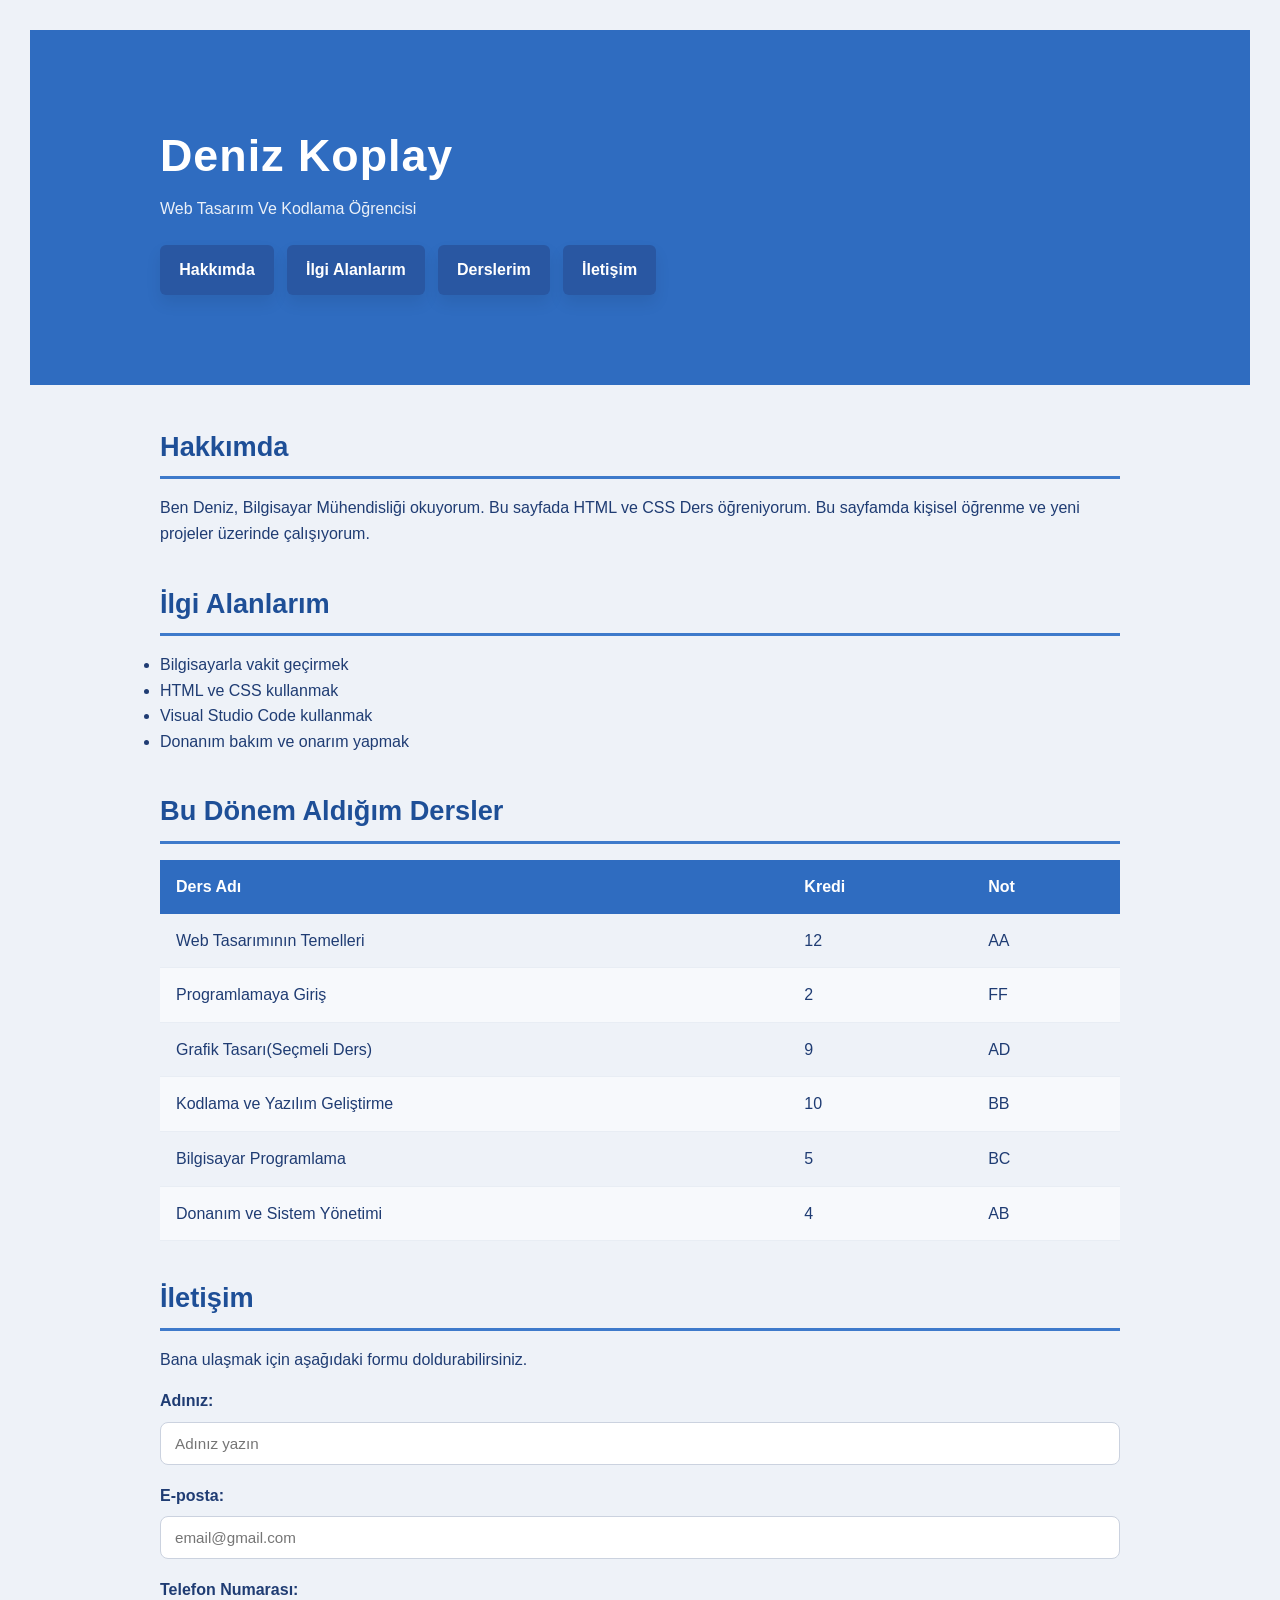
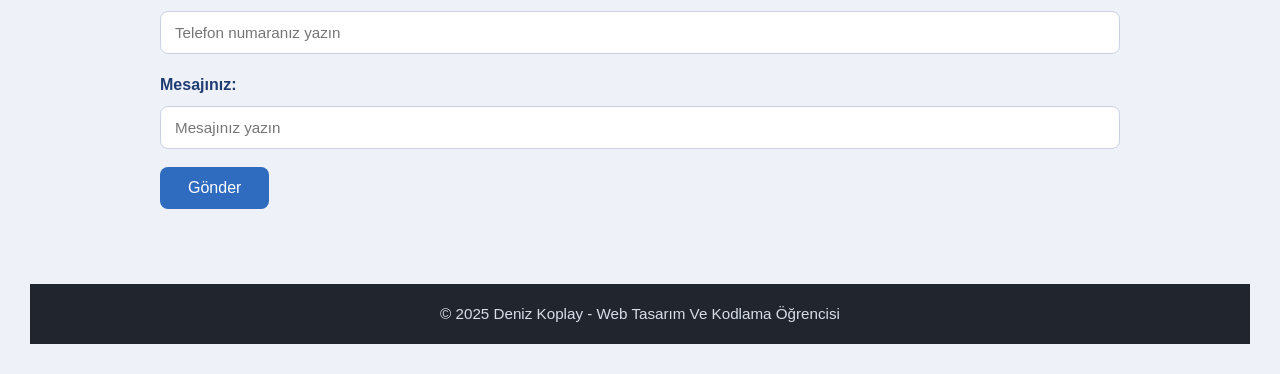
<file: index.html>
<!DOCTYPE html>
<html lang="tr">
<head>
    <meta charset="UTF-8">
    <meta name="viewport" content="width=device-width, initial-scale=1.0">
    <title>Deniz Koplay -11.08.2026 </title>
    <link rel="stylesheet" href="style.css">
</head>
<body>
    <header>

    <div class="container">
            <div class="header-content">
                <h1>Deniz Koplay</h1>
                <p class="subtitle">Web Tasarım Ve Kodlama Öğrencisi</p>
                <nav class="menu">
                    <a href="#hakkimda" class="nav-link">Hakkımda</a>
                    <a href="#İlgialanlarım" class="nav-link">İlgi Alanlarım</a>
                    <a href="#derslerim" class="nav-link">Derslerim</a>
                    <a href="#iletisim" class="nav-link">İletişim</a>
                </nav></div></div>
            </header>
    <main class="container">
        <section id="hakkimda" class="section">
            <h2>Hakkımda</h2>
            <div class="content-box">
                <p> Ben Deniz, Bilgisayar Mühendisliği okuyorum. Bu sayfada HTML ve CSS Ders öğreniyorum. Bu sayfamda kişisel öğrenme ve yeni projeler üzerinde çalışıyorum.</p>
            </div>
        </section>
        <section id="İlgialanlarım" class="section"><h2>İlgi Alanlarım</h2>
            <div class="skills-list">
                <ul><li>Bilgisayarla vakit geçirmek</li>
                    <li>HTML ve CSS kullanmak</li>
                    <li>Visual Studio Code kullanmak</li>
                    <li>Donanım bakım ve onarım yapmak</li>
                </ul></div>
        </section>
        <section id="derslerim" class="section">
            <h2>Bu Dönem Aldığım Dersler</h2>
            <div class="table-container">
                <table class="courses-table">
                    <thead>
                        <tr>
                            <th>Ders Adı</th>
                            <th>Kredi</th>
                            <th>Not</th>
                        </tr> </thead> <tbody>   <tr>
                            <td>Web Tasarımının Temelleri</td>
                            <td>12</td>
                            <td>AA</td>
                        </tr>    <tr>
                            <td>Programlamaya Giriş</td>
                            <td>2</td>
                            <td>FF</td>
                        </tr> <tr>
                            <td>Grafik Tasarı(Seçmeli Ders)</td>
                            <td>9</td>
                            <td>AD</td>
                        </tr>
                        <tr>
                            <td>Kodlama ve Yazılım Geliştirme</td>
                            <td>10</td>
                            <td>BB</td>
                        </tr>
                        <tr>
                            <td>Bilgisayar Programlama</td>
                            <td>5</td>
                            <td>BC</td>
                        </tr>
                        <tr>
                            <td>Donanım ve Sistem Yönetimi</td>
                            <td>4</td>
                            <td>AB</td>
                        </tr>
                    </tbody>  </table>   </div>
        </section> <section id="iletisim" class="section">
            <h2>İletişim</h2>
            <div class="contact-box">
                <p>Bana ulaşmak için aşağıdaki formu doldurabilirsiniz.</p>
                <form class="contact-form">
                    <div class="form-group">
                        <label for="name">Adınız:</label>
                        <input type="text" id="name" name="name" placeholder="Adınız yazın">
                    </div>
                    <div class="form-group">
                        <label for="email">E-posta:</label>
                        <input type="email" id="email" name="email" placeholder="email@gmail.com">
                    </div> 
                    <div class="form-group">
                        <label for="Telno">Telefon Numarası:</label>
                        <input type="text" id="Telno" name="Telno" placeholder="Telefon numaranız yazın">
                    </div>
                    <div class="form-group">
                        <label for="message">Mesajınız:</label>
                        <input id="message" name="message" placeholder="Mesajınız yazın">
                    </div>
                    <button type="submit" class="submit-btn">Gönder</button>
                </form>
            </div>
        </section>
    </main><footer>
        <p>&copy; 2025 Deniz Koplay - Web Tasarım Ve Kodlama Öğrencisi</p>
    </footer>
</body>
</html>
</file>
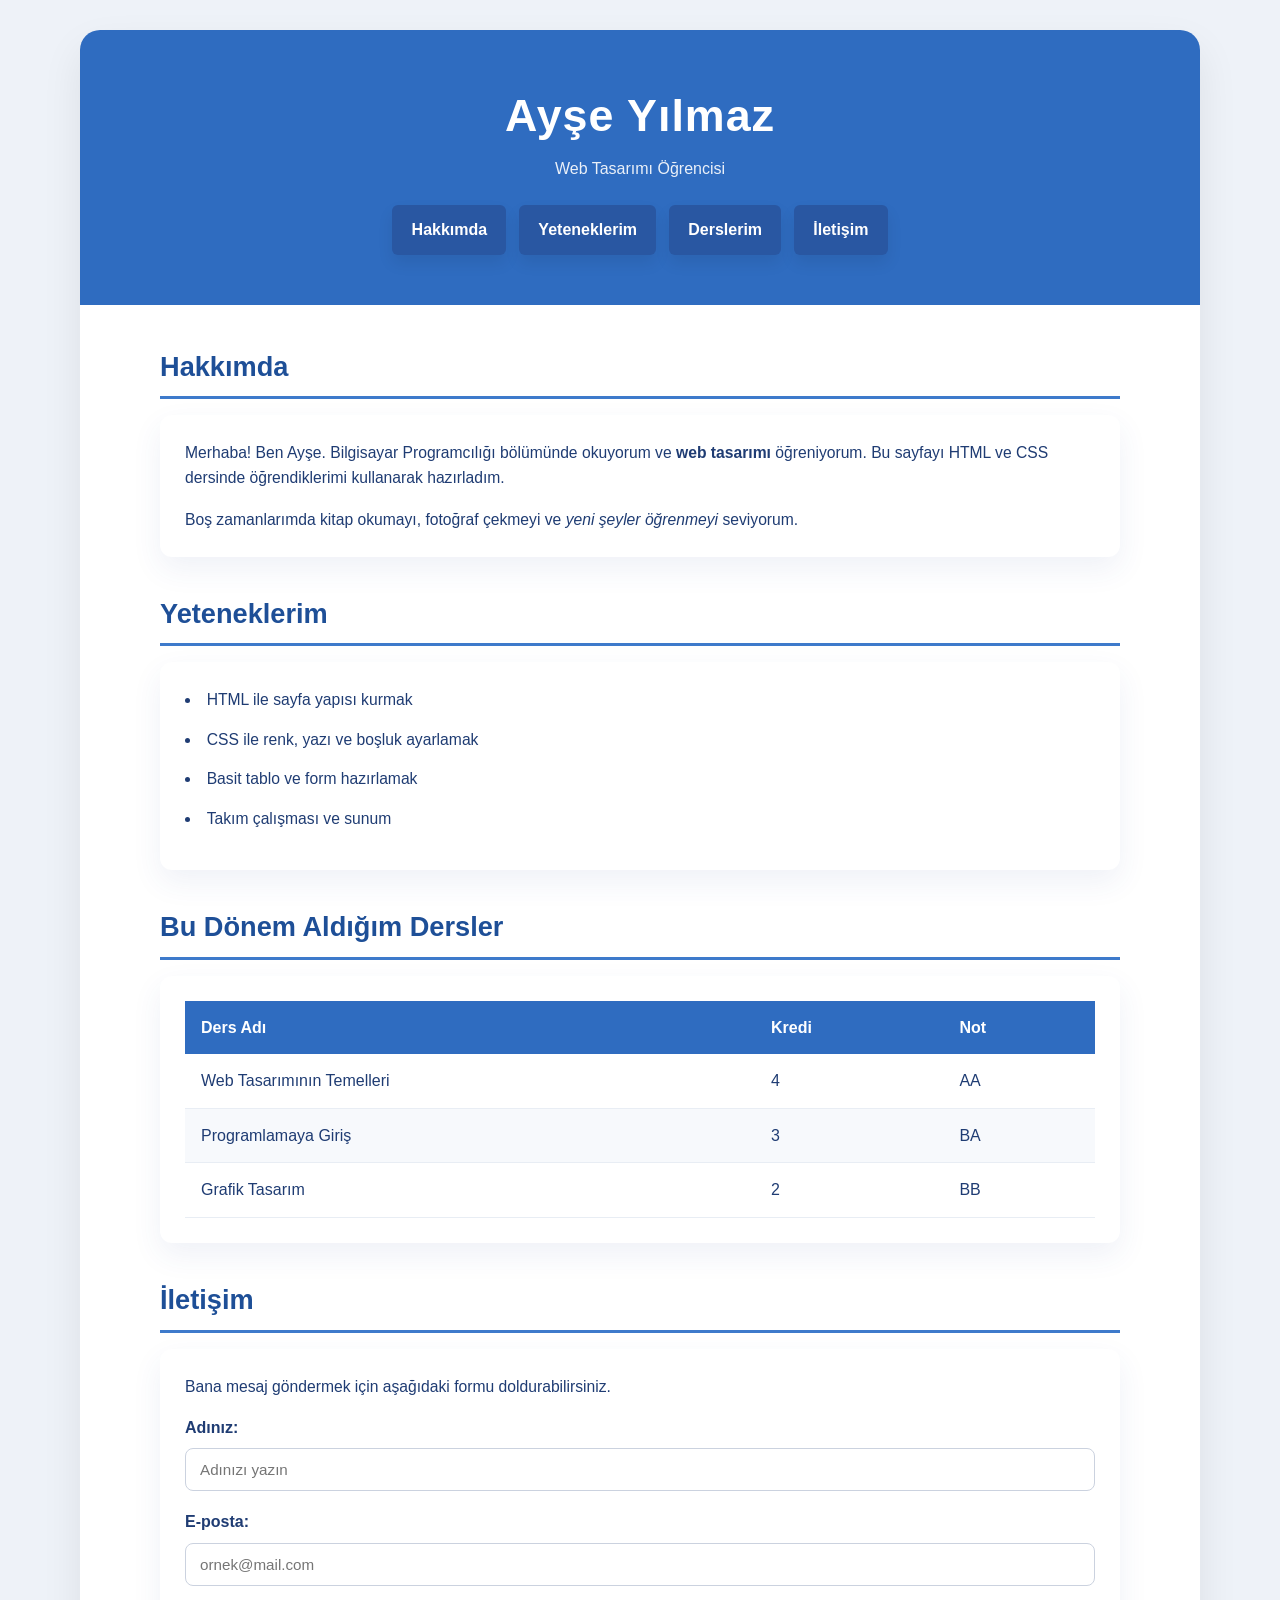
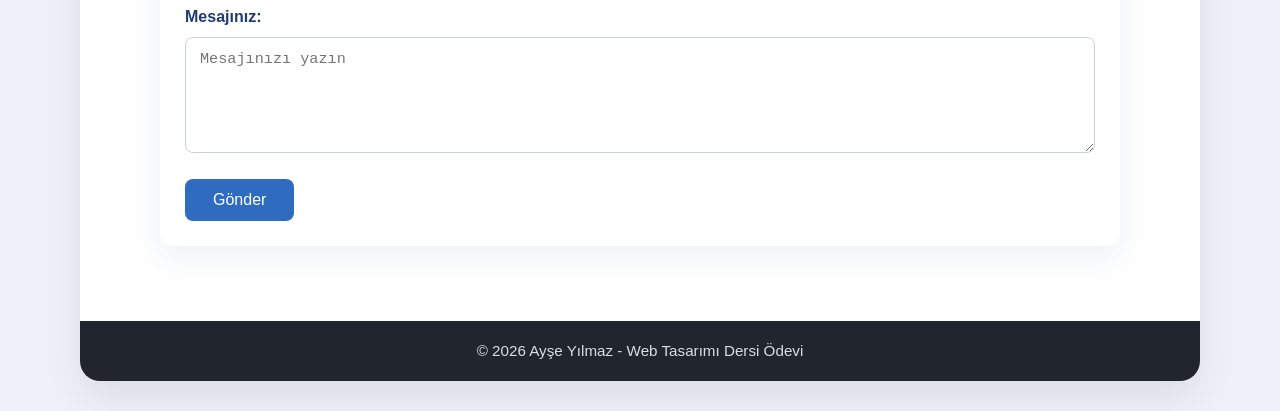
<file: index3.html>
<!DOCTYPE html>
<html lang="tr">
<head>
    <meta charset="UTF-8">
    <meta name="viewport" content="width=device-width, initial-scale=1.0">
    <title>Ayşe Yılmaz - Web Tasarımı Öğrencisi</title>
    <link rel="stylesheet" href="style.css">
</head>
<body>
    <div class="page-wrapper">
        <header>
            <div class="header-inner">
                <h1>Ayşe Yılmaz</h1>
                <p class="subtitle">Web Tasarımı Öğrencisi</p>
                <nav class="menu">
                    <a href="#hakkimda" class="nav-link">Hakkımda</a>
                    <a href="#yeteneklerim" class="nav-link">Yeteneklerim</a>
                    <a href="#derslerim" class="nav-link">Derslerim</a>
                    <a href="#iletisim" class="nav-link">İletişim</a>
                </nav>
            </div>
        </header>
    <main class="container">
        <section id="hakkimda" class="section">
            <h2>Hakkımda</h2>
            <div class="card">
                <p>Merhaba! Ben Ayşe. Bilgisayar Programcılığı bölümünde okuyorum ve <strong>web tasarımı</strong> öğreniyorum. Bu sayfayı HTML ve CSS dersinde öğrendiklerimi kullanarak hazırladım.</p>
                <p>Boş zamanlarımda kitap okumayı, fotoğraf çekmeyi ve <em>yeni şeyler öğrenmeyi</em> seviyorum.</p>
            </div>
        </section>
        <section id="yeteneklerim" class="section">
            <h2>Yeteneklerim</h2>
            <div class="card">
                <ul>
                    <li>HTML ile sayfa yapısı kurmak</li>
                    <li>CSS ile renk, yazı ve boşluk ayarlamak</li>
                    <li>Basit tablo ve form hazırlamak</li>
                    <li>Takım çalışması ve sunum</li>
                </ul>
            </div>
        </section>
        <section id="derslerim" class="section">
            <h2>Bu Dönem Aldığım Dersler</h2>
            <div class="card">
                <div class="table-container">
                    <table class="courses-table">
                        <thead>
                            <tr>
                                <th>Ders Adı</th>
                                <th>Kredi</th>
                                <th>Not</th>
                            </tr>
                        </thead>
                        <tbody>
                            <tr>
                                <td>Web Tasarımının Temelleri</td>
                                <td>4</td>
                                <td>AA</td>
                            </tr>
                            <tr>
                                <td>Programlamaya Giriş</td>
                                <td>3</td>
                                <td>BA</td>
                            </tr>
                            <tr>
                                <td>Grafik Tasarım</td>
                                <td>2</td>
                                <td>BB</td>
                            </tr>
                        </tbody>
                    </table>
                </div>
            </div>
        </section>
        <section id="iletisim" class="section">
            <h2>İletişim</h2>
            <div class="card">
                <p>Bana mesaj göndermek için aşağıdaki formu doldurabilirsiniz.</p>
                <form class="contact-form">
                    <div class="form-group">
                        <label for="name">Adınız:</label>
                        <input type="text" id="name" name="name" placeholder="Adınızı yazın">
                    </div>
                    <div class="form-group">
                        <label for="email">E-posta:</label>
                        <input type="email" id="email" name="email" placeholder="ornek@mail.com">
                    </div>
                    <div class="form-group">
                        <label for="message">Mesajınız:</label>
                        <textarea id="message" name="message" rows="5" placeholder="Mesajınızı yazın"></textarea>
                    </div>
                    <button type="submit" class="submit-btn">Gönder</button>
                </form>
            </div>
        </section>
    </main>
    <footer>
        <p>&copy; 2026 Ayşe Yılmaz - Web Tasarımı Dersi Ödevi</p>
    </footer>
    </div>
</body>
</html>
</file>
<file: style.css>
﻿* {
    margin: 0;
    padding: 0;
    box-sizing: border-box;
}
body {
    font-family: 'Segoe UI', Tahoma, Geneva, Verdana, sans-serif;
    background-color: #eef2f8;
    color: #1f3c73;
    line-height: 1.6;
    padding: 30px;
}
.page-wrapper {
    max-width: 1120px;
    margin: 0 auto;
    background-color: white;
    border-radius: 20px;
    box-shadow: 0 18px 40px rgba(0, 0, 0, 0.08);
    overflow: hidden;
}
header {
    background-color: #2f6cc0;
    color: white;
    padding: 50px 20px;
}
.header-inner {
    max-width: 1100px;
    margin: 0 auto;
    text-align: center;
}
header h1 {
    font-size: 2.8rem;
    margin-bottom: 0.25rem;
    letter-spacing: 1px;
}
header .subtitle {
    margin-bottom: 1.5rem;
    font-size: 1rem;
    opacity: 0.9;
}
.menu {
    display: inline-flex;
    gap: 0.8rem;
    flex-wrap: wrap;
    justify-content: center;
}
.nav-link {
    display: inline-block;
    padding: 0.75rem 1.2rem;
    background-color: #2957a2;
    color: white;
    text-decoration: none;
    border-radius: 6px;
    box-shadow: 0 8px 16px rgba(0, 0, 0, 0.08);
    transition: transform 0.2s ease, background-color 0.2s ease;
    font-weight: 600;
}
.nav-link:hover {
    transform: translateY(-2px);
    background-color: #1f477c;
}
.container {
    max-width: 1000px;
    margin: 0 auto;
    padding: 40px 20px;
}
.section {
    margin-bottom: 35px;
}
.section h2 {
    font-size: 1.7rem;
    color: #1e4f97;
    margin-bottom: 1rem;
    padding-bottom: 8px;
    border-bottom: 3px solid #3e7acb;
}
.card {
    background-color: white;
    border-radius: 12px;
    padding: 25px;
    box-shadow: 0 12px 30px rgba(49, 76, 148, 0.08);
}
.card p,
.card ul {
    font-size: 0.98rem;
}
.card p + p {
    margin-top: 1rem;
}
.card ul {
    list-style: disc inside;
    padding-left: 0;
}
.card li {
    margin-bottom: 0.9rem;
}
.table-container {
    overflow-x: auto;
}
.courses-table {
    width: 100%;
    border-collapse: collapse;
    min-width: 320px;
}
.courses-table thead {
    background-color: #2f6cc0;
}
.courses-table th,
.courses-table td {
    padding: 14px 16px;
    text-align: left;
}
.courses-table th {
    color: white;
    font-weight: 600;
}
.courses-table tbody tr {
    border-bottom: 1px solid #e8edf4;
}
.courses-table tbody tr:nth-child(even) {
    background-color: #f7f9fc;
}
.contact-form {
    margin-top: 1rem;
}
.form-group {
    margin-bottom: 18px;
}
.form-group label {
    display: block;
    margin-bottom: 8px;
    font-weight: 600;
}
.form-group input,
.form-group textarea {
    width: 100%;
    padding: 12px 14px;
    border: 1px solid #cbd2df;
    border-radius: 8px;
    font-size: 0.95rem;
    transition: border-color 0.2s ease, box-shadow 0.2s ease;
}
.form-group input:focus,
.form-group textarea:focus {
    outline: none;
    border-color: #2f6cc0;
    box-shadow: 0 0 0 4px rgba(47, 108, 192, 0.12);
}
textarea {
    resize: vertical;
}
.submit-btn {
    background-color: #2f6cc0;
    color: white;
    border: none;
    padding: 12px 28px;
    border-radius: 8px;
    font-size: 1rem;
    cursor: pointer;
    transition: background-color 0.2s ease, transform 0.2s ease;
}
.submit-btn:hover {
    background-color: #1f5390;
    transform: translateY(-1px);
}
footer {
    background-color: #21252d;
    color: #d7dee8;
    text-align: center;
    padding: 18px 20px;
}
footer p {
    margin: 0;
    font-size: 0.95rem;
}
@media (max-width: 700px) {
    header h1 {
        font-size: 2.2rem;
    }
    .nav-link {
        padding: 0.7rem 1rem;
    }
    .section h2 {
        font-size: 1.5rem;
    }
}
</file>
